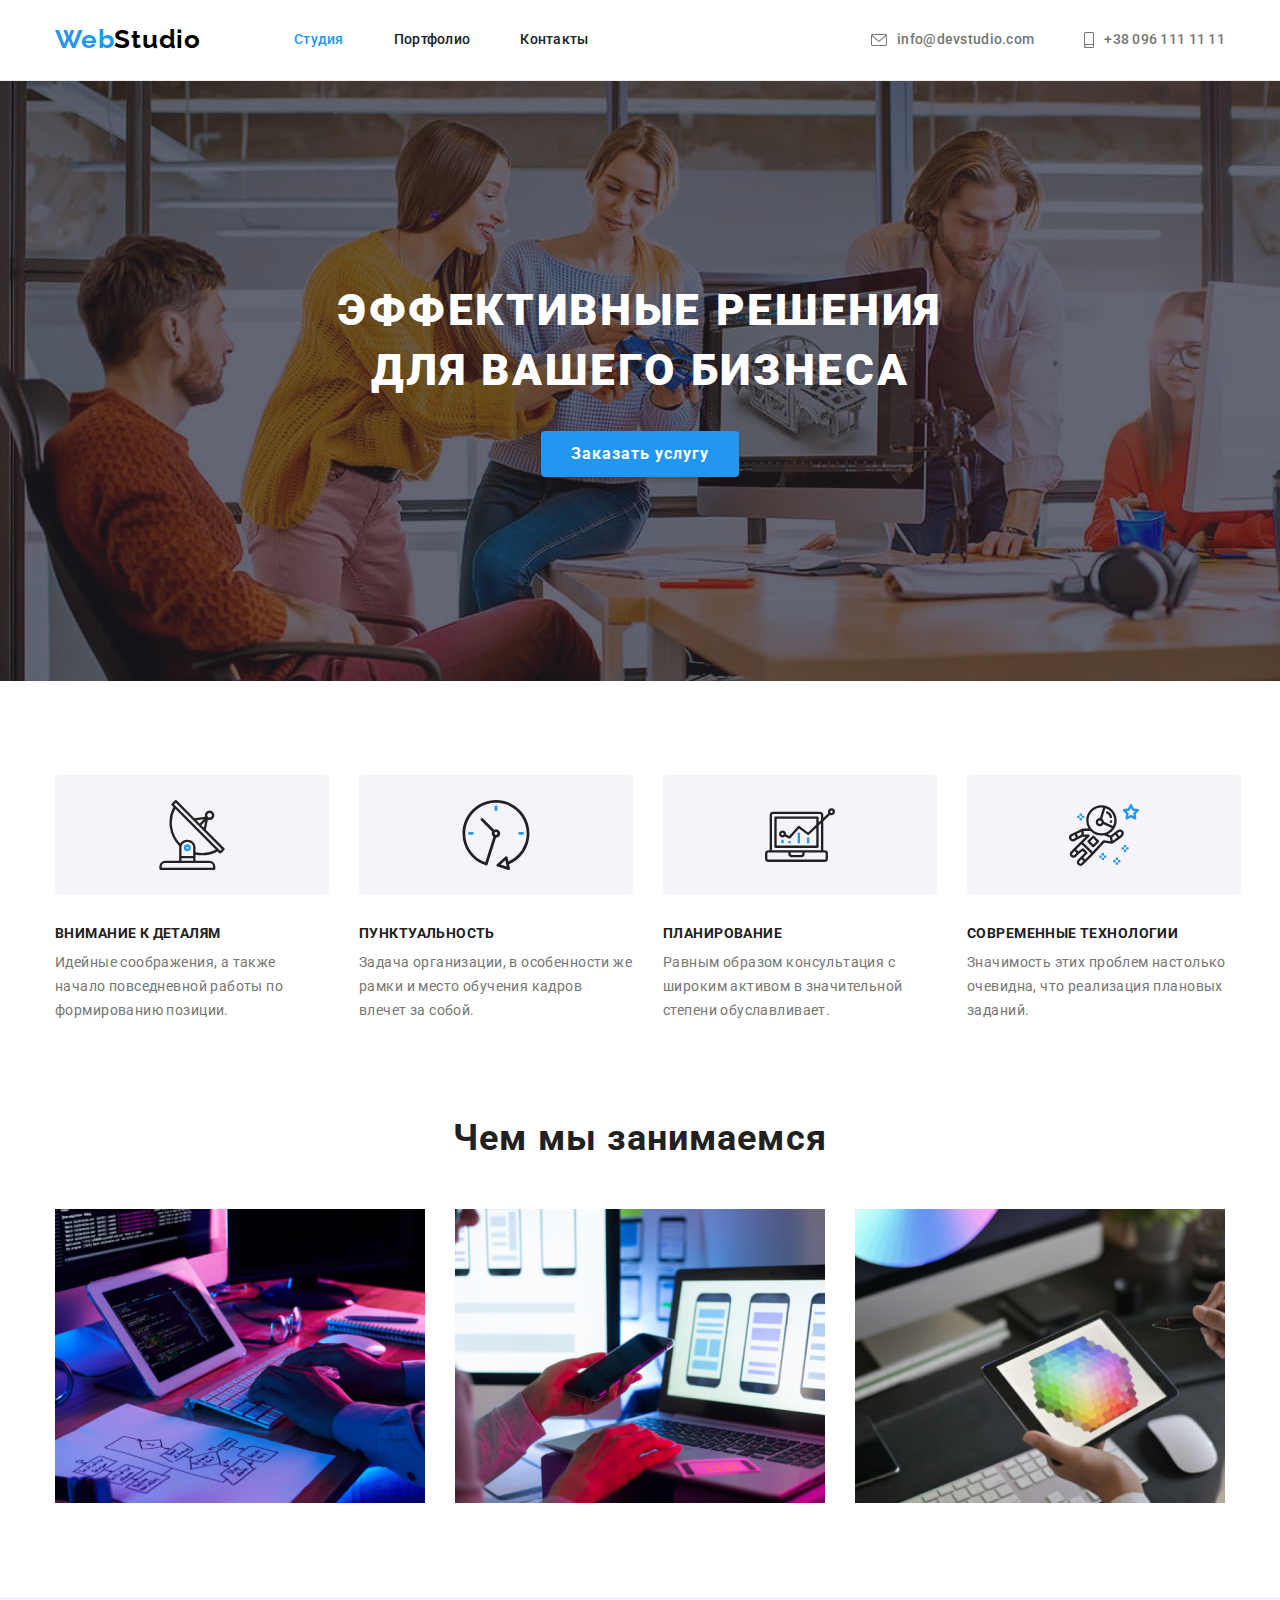
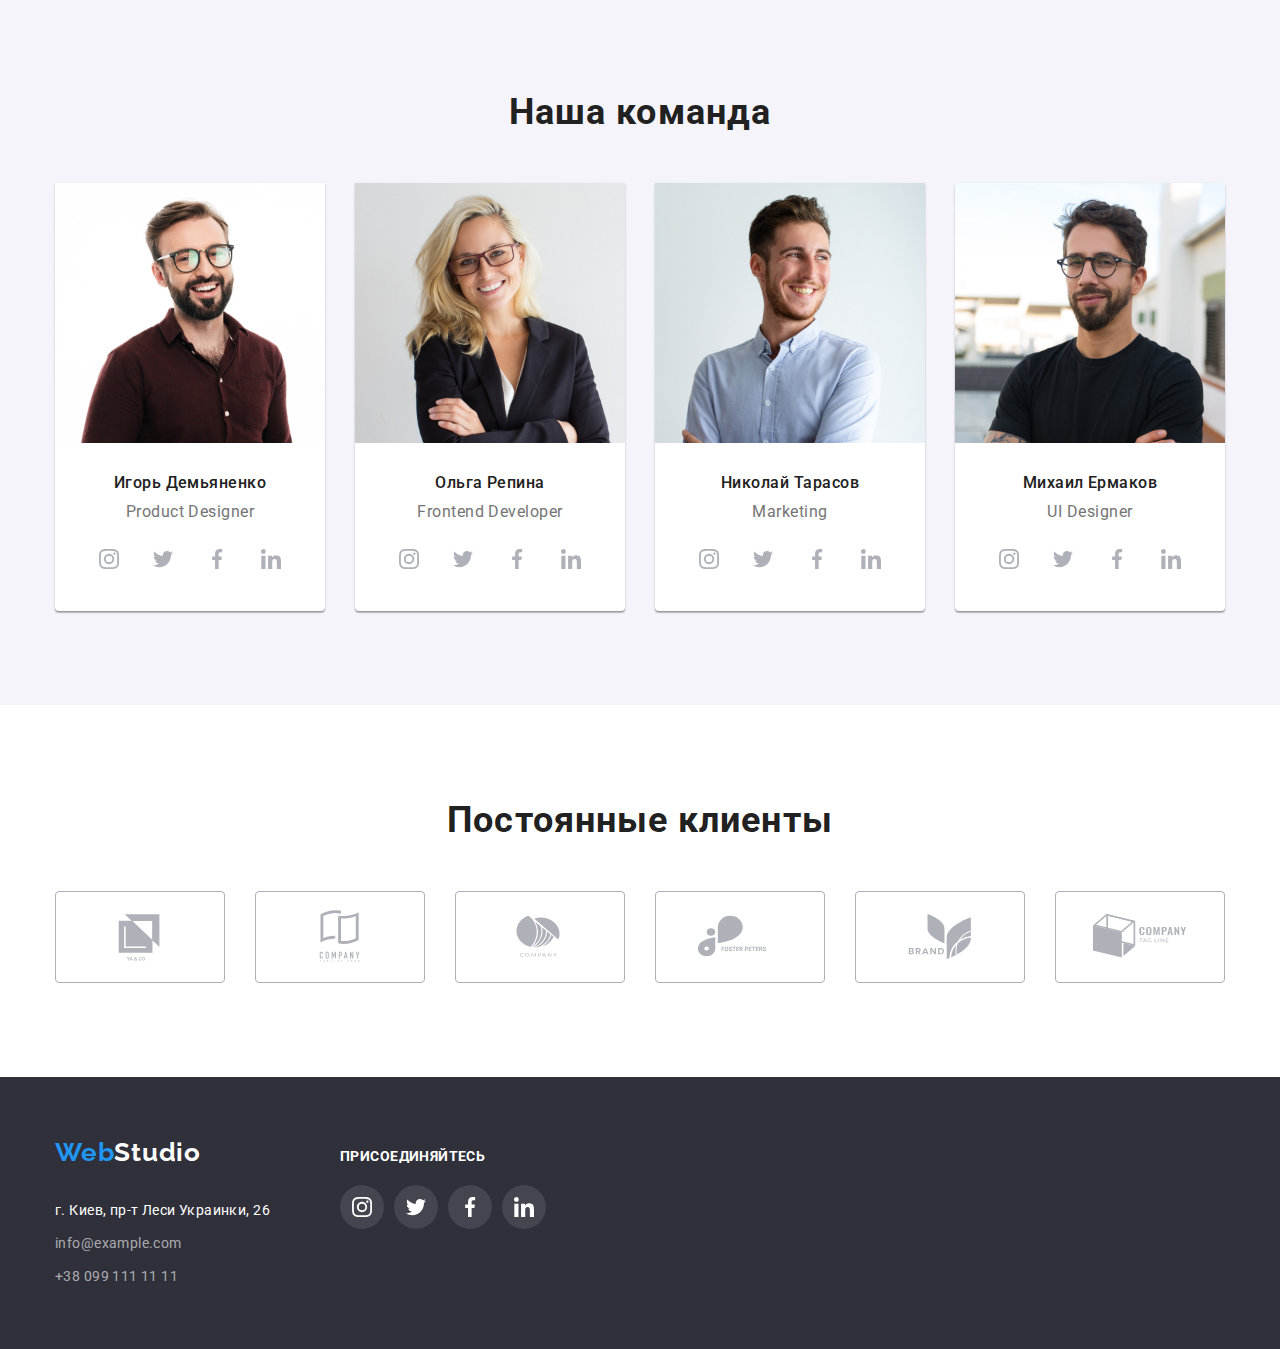
<file: index.html>
<!DOCTYPE html>
<html lang="ru">
  <head>
    <meta charset="UTF-8" />
    <meta http-equiv="X-UA-Compatible" content="IE=edge" />
    <meta name="viewport" content="width=device-width, initial-scale=1.0" />
    <title>WebStudio</title>
    <link rel="preconnect" href="https://fonts.googleapis.com" />
    <link rel="preconnect" href="https://fonts.gstatic.com" crossorigin />
    <link
      href="https://fonts.googleapis.com/css2?family=Raleway:wght@700&family=Roboto:wght@400;500;700;900&display=swap"
      rel="stylesheet"
    />
    <link
      rel="stylesheet"
      href="https://cdn.jsdelivr.net/npm/modern-normalize@1.1.0/modern-normalize.min.css"
    />
    <link rel="stylesheet" href="./CSS/styles.css" />
  </head>

  <body>
    <!-- Header -->
    <header class="header">
      <div class="container header-container">
        <nav class="nav">
          <a class="logo link" href="./index.html">Web<span class="logo-primary">Studio</span></a>
          <ul class="nav-list list">
            <li class="nav-item">
              <a class="nav-link link current" href="./index.html">Студия</a>
            </li>
            <li class="nav-item">
              <a class="nav-link link" href="./portfolio.html">Портфолио</a>
            </li>
            <li class="nav-item"><a class="nav-link link" href="">Контакты</a></li>
          </ul>
        </nav>

        <ul class="header-contact list">
          <li class="nav-contact-item">
            <a class="nav-contact link" href="mailto:info@devstudio.com">
              <svg class="icon" width="16" height="12">
                <use href="./images/icons.svg#icon-envelope"></use>
              </svg>
              info@devstudio.com</a
            >
          </li>
          <li class="nav-contact-item">
            <a class="nav-contact link" href="tel:+380961111111">
              <svg class="icon" width="10" height="16">
                <use href="./images/icons.svg#icon-smartphone"></use>
              </svg>
              +38 096 111 11 11</a
            >
          </li>
        </ul>
      </div>
    </header>

    <main>
      <!-- Hero -->
      <section class="hero hero-image">
        <div class="container">
          <h1 class="hero-title">Эффективные решения для вашего бизнеса</h1>
          <button class="hero-btn" type="button">Заказать услугу</button>
        </div>
      </section>

      <!--Особенности  -->
      <section class="advantages section">
        <div class="container">
          <h2 hidden>Особенности</h2>
          <ul class="advantages-list list">
            <li class="advantages-item">
              <div class="advantages-icon">
                <svg width="70" height="70">
                  <use href="./images/icons.svg#icon-antenna"></use>
                </svg>
              </div>
              <h3 class="advantages-title">Внимание к деталям</h3>
              <p class="advantages-text">
                Идейные соображения, а также начало повседневной работы по формированию позиции.
              </p>
            </li>
            <li class="advantages-item">
              <div class="advantages-icon">
                <svg width="70" height="70">
                  <use href="./images/icons.svg#icon-clock"></use>
                </svg>
              </div>
              <h3 class="advantages-title">Пунктуальность</h3>
              <p class="advantages-text">
                Задача организации, в особенности же рамки и место обучения кадров влечет за собой.
              </p>
            </li>
            <li class="advantages-item">
              <div class="advantages-icon">
                <svg width="70" height="70">
                  <use href="./images/icons.svg#icon-diagram"></use>
                </svg>
              </div>
              <h3 class="advantages-title">Планирование</h3>
              <p class="advantages-text">
                Равным образом консультация с широким активом в значительной степени обуславливает.
              </p>
            </li>
            <li class="advantages-item">
              <div class="advantages-icon">
                <svg width="70" height="70">
                  <use href="./images/icons.svg#icon-astronaut"></use>
                </svg>
              </div>
              <h3 class="advantages-title">Современные технологии</h3>
              <p class="advantages-text">
                Значимость этих проблем настолько очевидна, что реализация плановых заданий.
              </p>
            </li>
          </ul>
        </div>
      </section>

      <!-- Чем мы занимаемся -->
      <section class="work">
        <div class="container">
          <h2 class="work-title">Чем мы занимаемся</h2>
          <ul class="work-list list">
            <li class="work-item">
              <img
                class="no-gap"
                src="./images/computer.jpg"
                alt="Вёрстка"
                width="370"
                height="294"
              />
            </li>
            <li class="work-item">
              <img
                src="./images/smartphone.jpg"
                alt="Разработка приложений"
                width="370"
                height="294"
              />
            </li>
            <li class="work-item">
              <img src="./images/laptop.jpg" alt="Дизайн" width="370" height="294" />
            </li>
          </ul>
        </div>
      </section>

      <!-- Наша команда -->
      <section class="team section">
        <div class="container">
          <h2 class="team-title">Наша команда</h2>
          <ul class="team-list list">
            <li class="team-item">
              <img
                src="./images/our-team/igor.jpg"
                alt="Игорь Демьяненко"
                width="270"
                height="260"
              />
              <h3 class="team-member">Игорь Демьяненко</h3>
              <p class="team-position">Product Designer</p>
              <ul class="team-social-link list">
                <li class="socials-item">
                  <a class="social-link link" href="" aria-label="Instagram">
                    <svg class="social-item" width="20" height="20">
                      <use href="./images/icons.svg#icon-instagram"></use>
                    </svg>
                  </a>
                </li>
                <li class="socials-item">
                  <a class="social-link link" href="" aria-label="Twitter">
                    <svg width="20" height="20">
                      <use href="./images/icons.svg#icon-twitter"></use>
                    </svg>
                  </a>
                </li>
                <li class="socials-item">
                  <a class="social-link link" href="" aria-label="Facebook">
                    <svg width="20" height="20">
                      <use href="./images/icons.svg#icon-facebook"></use>
                    </svg>
                  </a>
                </li>
                <li class="socials-item">
                  <a class="social-link link" href="" aria-label="Linkedin">
                    <svg width="20" height="20">
                      <use href="./images/icons.svg#icon-linkedin"></use>
                    </svg>
                  </a>
                </li>
              </ul>
            </li>
            <li class="team-item">
              <img src="./images/our-team/olga.jpg" alt="Ольга Репина" width="270" height="260" />
              <h3 class="team-member">Ольга Репина</h3>
              <p class="team-position">Frontend Developer</p>
              <ul class="team-social-link list">
                <li class="socials-item">
                  <a class="social-link link" href="" aria-label="Instagram">
                    <svg class="social-item" width="20" height="20">
                      <use href="./images/icons.svg#icon-instagram"></use>
                    </svg>
                  </a>
                </li>
                <li class="socials-item">
                  <a class="social-link link" href="" aria-label="Twitter">
                    <svg width="20" height="20">
                      <use href="./images/icons.svg#icon-twitter"></use>
                    </svg>
                  </a>
                </li>
                <li class="socials-item">
                  <a class="social-link link" href="" aria-label="Facebook">
                    <svg width="20" height="20">
                      <use href="./images/icons.svg#icon-facebook"></use>
                    </svg>
                  </a>
                </li>
                <li class="socials-item">
                  <a class="social-link link" href="" aria-label="Linkedin">
                    <svg width="20" height="20">
                      <use href="./images/icons.svg#icon-linkedin"></use>
                    </svg>
                  </a>
                </li>
              </ul>
            </li>
            <li class="team-item">
              <img
                src="./images/our-team/nikolay.jpg"
                alt="Николай Тарасов"
                width="270"
                height="260"
              />
              <h3 class="team-member">Николай Тарасов</h3>
              <p class="team-position">Marketing</p>
              <ul class="team-social-link list">
                <li class="socials-item">
                  <a class="social-link link" href="" aria-label="Instagram">
                    <svg class="social-item" width="20" height="20">
                      <use href="./images/icons.svg#icon-instagram"></use>
                    </svg>
                  </a>
                </li>
                <li class="socials-item">
                  <a class="social-link link" href="" aria-label="Twitter">
                    <svg width="20" height="20">
                      <use href="./images/icons.svg#icon-twitter"></use>
                    </svg>
                  </a>
                </li>
                <li class="socials-item">
                  <a class="social-link link" href="" aria-label="Facebook">
                    <svg width="20" height="20">
                      <use href="./images/icons.svg#icon-facebook"></use>
                    </svg>
                  </a>
                </li>
                <li class="socials-item">
                  <a class="social-link link" href="" aria-label="Linkedin">
                    <svg width="20" height="20">
                      <use href="./images/icons.svg#icon-linkedin"></use>
                    </svg>
                  </a>
                </li>
              </ul>
            </li>
            <li class="team-item">
              <img
                src="./images/our-team/mihail.jpg"
                alt="Михаил Ермаков"
                width="270"
                height="260"
              />
              <h3 class="team-member">Михаил Ермаков</h3>
              <p class="team-position">UI Designer</p>
              <ul class="team-social-link list">
                <li class="socials-item">
                  <a class="social-link link" href="" aria-label="Instagram">
                    <svg class="social-item" width="20" height="20">
                      <use href="./images/icons.svg#icon-instagram"></use>
                    </svg>
                  </a>
                </li>
                <li class="socials-item">
                  <a class="social-link link" href="" aria-label="Twitter">
                    <svg width="20" height="20">
                      <use href="./images/icons.svg#icon-twitter"></use>
                    </svg>
                  </a>
                </li>
                <li class="socials-item">
                  <a class="social-link link" href="" aria-label="Facebook">
                    <svg width="20" height="20">
                      <use href="./images/icons.svg#icon-facebook"></use>
                    </svg>
                  </a>
                </li>
                <li class="socials-item">
                  <a class="social-link link" href="" aria-label="Linkedin">
                    <svg width="20" height="20">
                      <use href="./images/icons.svg#icon-linkedin"></use>
                    </svg>
                  </a>
                </li>
              </ul>
            </li>
          </ul>
        </div>
      </section>

      <!-- Постоянные клиенты -->
      <section class="section">
        <div class="container">
          <h2 class="client-title">Постоянные клиенты</h2>
          <ul class="client-list list">
            <li class="client-item">
              <a class="client-link link" href="">
                <svg width="106" height="60">
                  <use href="./images/icons.svg#icon-Logo"></use>
                </svg>
              </a>
            </li>
            <li class="client-item">
              <a class="client-link link" href="">
                <svg width="106" height="60">
                  <use href="./images/icons.svg#icon-Logo-1"></use>
                </svg>
              </a>
            </li>
            <li class="client-item">
              <a class="client-link link" href="">
                <svg width="106" height="60">
                  <use href="./images/icons.svg#icon-Logo-2"></use>
                </svg>
              </a>
            </li>
            <li class="client-item">
              <a class="client-link link" href="">
                <svg width="106" height="60">
                  <use href="./images/icons.svg#icon-Logo-3"></use>
                </svg>
              </a>
            </li>
            <li class="client-item">
              <a class="client-link link" href="">
                <svg width="106" height="60">
                  <use href="./images/icons.svg#icon-Logo-4"></use>
                </svg>
              </a>
            </li>
            <li class="client-item">
              <a class="client-link link" href="">
                <svg width="106" height="60">
                  <use href="./images/icons.svg#icon-Logo-5"></use>
                </svg>
              </a>
            </li>
          </ul>
        </div>
      </section>
    </main>

    <footer class="footer">
      <div class="container footer-container">
        <div>
          <a class="logo link" href="/index.html">Web<span class="logo-secondary">Studio</span></a>
          <address class="footer-adress">
            <ul class="footer-list list">
              <li class="footer-item">
                <a class="map-link link" href="https://goo.gl/maps/j2nnSXGD3ZRQ95yC8"
                  >г. Киев, пр-т Леси Украинки, 26</a
                >
              </li>
              <li class="footer-item">
                <a class="footer-contact link" href="mailto:info@example.com">info@example.com</a>
              </li>
              <li class="footer-item">
                <a class="footer-contact link" href="tel:+380991111111">+38 099 111 11 11</a>
              </li>
            </ul>
          </address>
        </div>

        <div>
          <h2 class="footer-title">присоединяйтесь</h2>
          <ul class="footer-social-list list">
            <li class="footer-socials-item">
              <a class="footer-social-link link" href="" aria-label="Instagram">
                <svg width="20" height="20">
                  <use href="./images/icons.svg#icon-instagram"></use>
                </svg>
              </a>
            </li>
            <li class="footer-socials-item">
              <a class="footer-social-link link" href="" aria-label="Twitter">
                <svg width="20" height="20">
                  <use href="./images/icons.svg#icon-twitter"></use>
                </svg>
              </a>
            </li>
            <li class="socials-item">
              <a class="footer-social-link link" href="" aria-label="Facebook">
                <svg width="20" height="20">
                  <use href="./images/icons.svg#icon-facebook"></use>
                </svg>
              </a>
            </li>
            <li class="socials-item">
              <a class="footer-social-link link" href="" aria-label="Linkedin">
                <svg width="20" height="20">
                  <use href="./images/icons.svg#icon-linkedin"></use>
                </svg>
              </a>
            </li>
          </ul>
        </div>
      </div>
    </footer>
  </body>
</html>
</file>
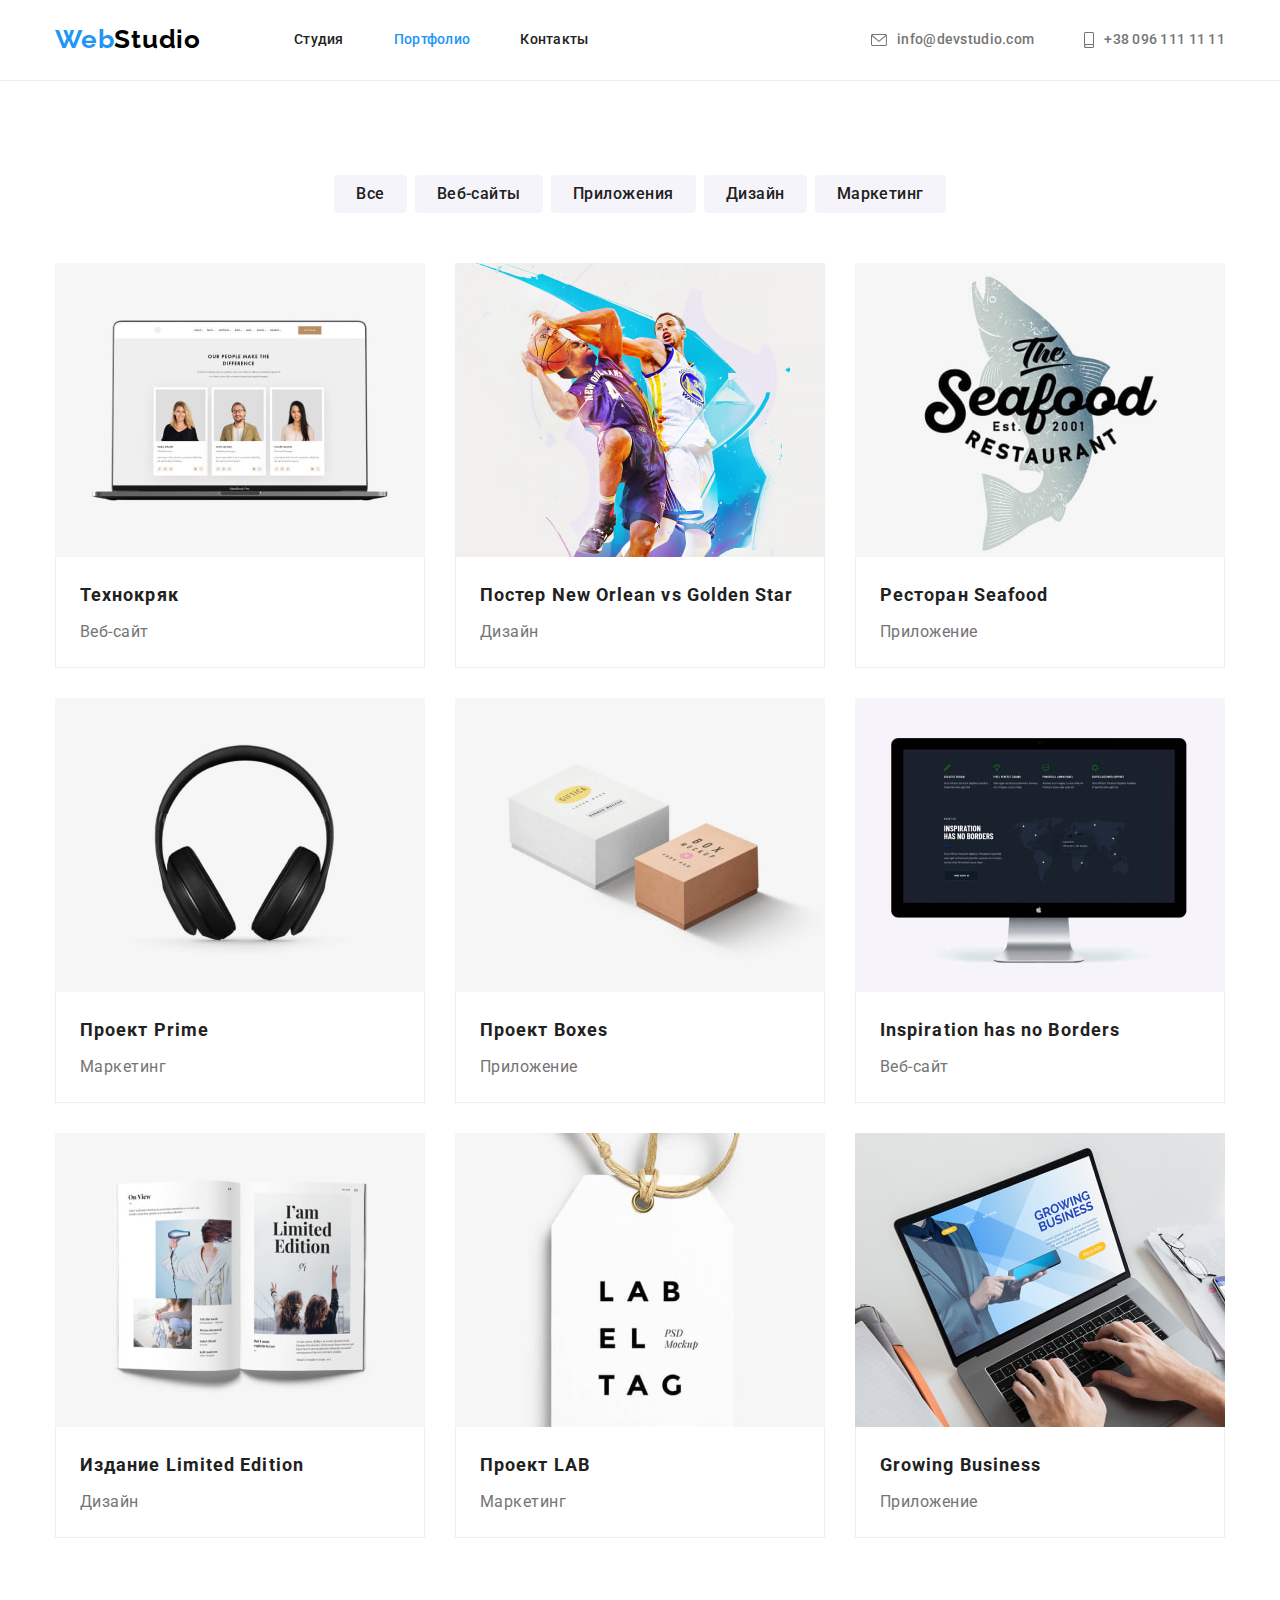
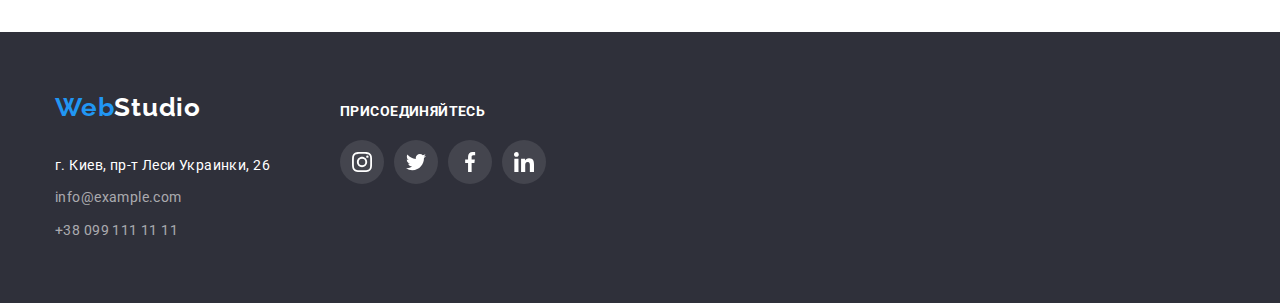
<file: portfolio.html>
<!DOCTYPE html>
<html lang="ru">
  <head>
    <meta charset="UTF-8" />
    <meta http-equiv="X-UA-Compatible" content="IE=edge" />
    <meta name="viewport" content="width=device-width, initial-scale=1.0" />
    <title>Portfolio</title>
    <link rel="preconnect" href="https://fonts.googleapis.com" />
    <link rel="preconnect" href="https://fonts.gstatic.com" crossorigin />
    <link
      href="https://fonts.googleapis.com/css2?family=Raleway:wght@700&family=Roboto:wght@400;500;700;900&display=swap"
      rel="stylesheet"
    />
    <link
      rel="stylesheet"
      href="https://cdn.jsdelivr.net/npm/modern-normalize@1.1.0/modern-normalize.min.css"
    />
    <link rel="stylesheet" href="./CSS/styles.css" />
  </head>

  <body>
    <!-- Header -->
    <header class="header">
      <div class="container header-container">
        <nav class="nav">
          <a class="logo link" href="./index.html">Web<span class="logo-primary">Studio</span></a>
          <ul class="nav-list list">
            <li class="nav-item"><a class="nav-link link" href="./index.html">Студия</a></li>
            <li class="nav-item">
              <a class="nav-link link current" href="./portfolio.html">Портфолио</a>
            </li>
            <li class="nav-item"><a class="nav-link link" href="">Контакты</a></li>
          </ul>
        </nav>

        <ul class="header-contact list">
          <li class="nav-contact-item">
            <a class="nav-contact link" href="mailto:info@devstudio.com">
              <svg class="icon" width="16" height="12">
                <use href="./images/icons.svg#icon-envelope"></use>
              </svg>
              info@devstudio.com</a
            >
          </li>
          <li class="nav-contact-item">
            <a class="nav-contact link" href="tel:+380961111111">
              <svg class="icon" width="10" height="16">
                <use href="./images/icons.svg#icon-smartphone"></use>
              </svg>
              +38 096 111 11 11</a
            >
          </li>
        </ul>
      </div>
    </header>

    <main>
      <!--  Примеры проэктов-->
      <section class="projects section">
        <div class="container">
          <h1 hidden>Наши проэкты</h1>
          <ul class="btn-list list">
            <li class="btn-item"><button class="projects-btn" type="button">Все</button></li>
            <li class="btn-item"><button class="projects-btn" type="button">Веб-сайты</button></li>
            <li class="btn-item"><button class="projects-btn" type="button">Приложения</button></li>
            <li class="btn-item"><button class="projects-btn" type="button">Дизайн</button></li>
            <li class="btn-item"><button class="projects-btn" type="button">Маркетинг</button></li>
          </ul>

          <ul class="projects-list list">
            <li class="projects-item">
              <a class="link" href="">
                <img
                  src="./images/portfolio/tehnokryk.jpg"
                  alt="Страница Вэб сайта открыта на ноутбуке"
                  width="370"
                  height="294"
                />
                <div class="projects-item-content">
                  <h2 class="projects-title">Технокряк</h2>
                  <p class="projects-text">Веб-сайт</p>
                </div>
              </a>
            </li>
            <li class="projects-item">
              <a class="link" href="">
                <img
                  src="./images/portfolio/golden-star.jpg"
                  alt="Два человека играют в баскетбол"
                  width="370"
                  height="294"
                />
                <div class="projects-item-content">
                  <h2 class="projects-title">Постер New Orlean vs Golden Star</h2>
                  <p class="projects-text">Дизайн</p>
                </div>
              </a>
            </li>
            <li class="projects-item">
              <a class="link" href="">
                <img
                  src="./images/portfolio/sea-food.jpg"
                  alt="Баннер ресторана"
                  width="370"
                  height="294"
                />
                <div class="projects-item-content">
                  <h2 class="projects-title">Ресторан Seafood</h2>
                  <p class="projects-text">Приложение</p>
                </div>
              </a>
            </li>
            <li class="projects-item">
              <a class="link" href="">
                <img src="./images/portfolio/prime.jpg" alt="Наушники" width="370" height="294" />
                <div class="projects-item-content">
                  <h2 class="projects-title">Проект Prime</h2>
                  <p class="projects-text">Маркетинг</p>
                </div>
              </a>
            </li>
            <li class="projects-item">
              <a class="link" href="">
                <img
                  src="./images/portfolio/boxes.jpg"
                  alt="Две коробки"
                  width="370"
                  height="294"
                />
                <div class="projects-item-content">
                  <h2 class="projects-title">Проект Boxes</h2>
                  <p class="projects-text">Приложение</p>
                </div>
              </a>
            </li>
            <li class="projects-item">
              <a class="link" href="">
                <img
                  src="./images/portfolio/borders.jpg"
                  alt="Изображение карты на мониторе"
                  width="370"
                  height="294"
                />
                <div class="projects-item-content">
                  <h2 class="projects-title">Inspiration has no Borders</h2>
                  <p class="projects-text">Веб-сайт</p>
                </div>
              </a>
            </li>
            <li class="projects-item">
              <a class="link" href="">
                <img
                  src="./images/portfolio/edition.jpg"
                  alt="Открытая книга"
                  width="370"
                  height="294"
                />
                <div class="projects-item-content">
                  <h2 class="projects-title">Издание Limited Edition</h2>
                  <p class="projects-text">Дизайн</p>
                </div>
              </a>
            </li>
            <li class="projects-item">
              <a class="link" href="">
                <img src="./images/portfolio/lab.jpg" alt="Ярлык" width="370" height="294" />
                <div class="projects-item-content">
                  <h2 class="projects-title">Проект LAB</h2>
                  <p class="projects-text">Маркетинг</p>
                </div>
              </a>
            </li>
            <li class="projects-item">
              <a class="link" href="">
                <img
                  src="./images/portfolio/business.jpg"
                  alt="Человек работает за ноутбуком"
                  width="370"
                  height="294"
                />
                <div class="projects-item-content">
                  <h2 class="projects-title">Growing Business</h2>
                  <p class="projects-text">Приложение</p>
                </div>
              </a>
            </li>
          </ul>
        </div>
      </section>
    </main>

    <footer class="footer">
      <div class="container footer-container">
        <div>
          <a class="logo link" href="/index.html">Web<span class="logo-secondary">Studio</span></a>
          <address class="footer-adress">
            <ul class="footer-list list">
              <li class="footer-item">
                <a class="map-link link" href="https://goo.gl/maps/j2nnSXGD3ZRQ95yC8"
                  >г. Киев, пр-т Леси Украинки, 26</a
                >
              </li>
              <li class="footer-item">
                <a class="footer-contact link" href="mailto:info@example.com">info@example.com</a>
              </li>
              <li class="footer-item">
                <a class="footer-contact link" href="tel:+380991111111">+38 099 111 11 11</a>
              </li>
            </ul>
          </address>
        </div>

        <div>
          <h2 class="footer-title">присоединяйтесь</h2>
          <ul class="footer-social-list list">
            <li class="footer-socials-item">
              <a class="footer-social-link link" href="" aria-label="Instagram">
                <svg width="20" height="20">
                  <use href="./images/icons.svg#icon-instagram"></use>
                </svg>
              </a>
            </li>
            <li class="footer-socials-item">
              <a class="footer-social-link link" href="" aria-label="Twitter">
                <svg width="20" height="20">
                  <use href="./images/icons.svg#icon-twitter"></use>
                </svg>
              </a>
            </li>
            <li class="socials-item">
              <a class="footer-social-link link" href="" aria-label="Facebook">
                <svg width="20" height="20">
                  <use href="./images/icons.svg#icon-facebook"></use>
                </svg>
              </a>
            </li>
            <li class="socials-item">
              <a class="footer-social-link link" href="" aria-label="Linkedin">
                <svg width="20" height="20">
                  <use href="./images/icons.svg#icon-linkedin"></use>
                </svg>
              </a>
            </li>
          </ul>
        </div>
      </div>
    </footer>
  </body>
</html>
</file>
<file: CSS/styles.css>
:root {
  /* Основные шрифты */
  --main-font: 'Roboto', sans-serif;
  --secondare-font: 'Raleway', sans-serif;

  /* Цвет текста */
  --main-text: #212121;
  --akcent-text: #2196f3;
  --secondary-text: #757575;

  /* Цвет фона */
  --footer-bg: #2f303a;

  /* Цвет логотипа */
  --main-logo: #2196f3;
  --primary-logo: #000000;
  --secondary-logo: #ffffff;

  /* Цвет SVG-иконок */
  --svg-color: #afb1b8;
  --svg-akcent: #2196f3;
}

body {
  font-family: var(--main-font);
  font-size: 14px;
  line-height: 1.71;
  letter-spacing: 0.03em;
  color: #212121;
  background: #ffffff;
}
h1,
h2,
h3,
h4,
p {
  margin-top: 0;
  margin-bottom: 0;
}
img {
  display: block;
  max-width: 100%;
  height: auto;
}

.list {
  padding-left: 0;
  margin-top: 0;
  margin-bottom: 0;
  list-style: none;
}
.link {
  text-decoration: none;
}

.container {
  width: 1200px;
  padding-left: 15px;
  padding-right: 15px;
  margin-left: auto;
  margin-right: auto;
}
.section {
  width: 100%;
  padding-top: 94px;
  padding-bottom: 94px;
}
/* Логотип */
.logo {
  font-family: var(--secondare-font);
  font-weight: 700;
  font-size: 26px;
  line-height: 1.19;
  letter-spacing: 0.03em;
  color: var(--main-logo);
}
.logo-primary {
  color: var(--primary-logo);
}
.logo-secondary {
  color: var(--secondary-logo);
}
/* Header */
.header {
  background-color: #ffffff;
  border-bottom: 1px solid #ececec;
}
.header-container {
  display: flex;
  align-items: center;
}
.nav {
  display: flex;
}

.nav-list {
  display: flex;
  margin-left: 93px;
}
.nav .link {
  display: block;
  padding-top: 24px;
  padding-bottom: 25px;
}
.nav-list .nav-link.current {
  color: var(--akcent-text);
}
.nav-list .link {
  display: block;
  padding-top: 32px;
  padding-bottom: 32px;
}
.nav-item:not(:last-child) {
  margin-right: 50px;
}

.nav-link {
  font-weight: 500;
  font-size: 14px;
  line-height: 1.14;
  letter-spacing: 0.02em;
  color: var(--main-text);
}
.nav-link:hover,
.nav-link:focus {
  color: var(--akcent-text);
}

/* Header-contacts */

.header-contact {
  display: flex;
  margin-left: auto;
}

.header-contact .link {
  align-items: center;
  display: flex;
  padding-top: 32px;
  padding-bottom: 32px;
}
.nav-contact-item:not(:last-child) {
  margin-right: 50px;
}

.nav-contact {
  font-weight: 500;
  font-size: 14px;
  line-height: 1.14;
  letter-spacing: 0.02em;
  color: var(--secondary-text);
}

.header-contact .link:hover,
.header-contact .link:focus {
  color: var(--akcent-text);
}

.header-contact .icon {
  margin-right: 10px;
  fill: currentColor;
}
/* Hero */
.hero {
  text-align: center;
  padding-top: 200px;
  padding-bottom: 200px;
}
.hero-image {
  max-width: 1600px;
  height: 600px;
  margin-left: auto;
  margin-right: auto;
  background-color: #c4c4c4;
  background-image: linear-gradient(to right, rgba(47, 48, 58, 0.4), rgba(47, 48, 58, 0.4)),
    url('../images/bg-hero.jpg');
  background-repeat: no-repeat;
}
.hero-title {
  margin-left: auto;
  margin-right: auto;
  max-width: 696px;
  margin-bottom: 30px;
  font-weight: 900;
  font-size: 44px;
  line-height: 1.36;
  letter-spacing: 0.06em;
  text-transform: uppercase;
  color: #ffffff;
}
.hero-btn {
  padding: 8px 30px;
  font-family: inherit;
  font-weight: 700;
  font-size: 16px;
  line-height: 1.87;
  letter-spacing: 0.06em;
  color: #ffffff;
  cursor: pointer;
  background-color: var(--akcent-text);
  box-shadow: 0px 4px 4px rgba(0, 0, 0, 0.15);
  border-radius: 4px;
  border: transparent;
}

/* Особенности */
.advantages-list {
  display: flex;
}
.advantages-title {
  margin-bottom: 10px;
  font-weight: 700;
  font-size: 14px;
  line-height: 16px;
  letter-spacing: 1.14;
  text-transform: uppercase;
  color: var(--main-text);
}
.advantages-text {
  min-width: 270px;
  font-size: 14px;
  line-height: 1.71;
  letter-spacing: 0.03em;
  color: var(--secondary-text);
}

.advantages-item:not(:last-child) {
  margin-right: 30px;
}
.advantages-item {
  display: block;
}
.advantages-icon {
  display: block;
  height: 120px;
  padding: 25px 102px;
  margin-bottom: 30px;
  background: #f5f4fa;
  border-radius: 4px;
}
/* Чем мы занимаемся */
.work {
  padding-bottom: 94px;
}
.work-title {
  font-weight: 700;
  font-size: 36px;
  line-height: 1.17;
  text-align: center;
  letter-spacing: 0.03em;

  color: var(--main-text);
}
.work-list {
  margin-top: 50px;
  display: flex;
}
.work-item {
  max-width: 370px;
}
.no-gap {
  display: block;
}
.work-item:not(:last-child) {
  margin-right: 30px;
}
/* Наша команда */
.team {
  background-color: #f5f4fa;
}
.team-title {
  margin-bottom: 50px;
  font-weight: 700;
  font-size: 36px;
  line-height: 1.17;
  text-align: center;
  letter-spacing: 0.03em;

  color: var(--main-text);
}
.team-list {
  display: flex;
  margin-top: -30px;
  margin-left: -30px;
  align-items: center;
}
.team-item {
  flex-basis: calc(100% / 4 - 30px);
  margin-top: 30px;
  margin-left: 30px;
  text-align: center;
  background-color: #ffffff;
  padding-bottom: 30px;
  box-shadow: 0px 1px 3px rgba(0, 0, 0, 0.12), 0px 1px 1px rgba(0, 0, 0, 0.14),
    0px 2px 1px rgba(0, 0, 0, 0.2);
  border-radius: 0px 0px 4px 4px;
}
.team-member {
  margin-top: 30px;
  margin-bottom: 10px;
  font-weight: 500;
  font-size: 16px;
  line-height: 1.19;
  letter-spacing: 0.03em;
  color: var(--main-text);
}
.team-position {
  margin-bottom: 16px;
  font-size: 16px;
  line-height: 1.19;
  letter-spacing: 0.03em;
  color: var(--secondary-text);
}
.team-social-link {
  display: flex;
  justify-content: center;
}
.socials-item:not(:last-child) {
  margin-right: 10px;
}
.social-link {
  display: flex;
  justify-content: center;
  align-items: center;
  width: 44px;
  height: 44px;
  border-radius: 50%;
  fill: var(--svg-color);
}
.social-link:hover,
.social-link:focus {
  fill: #ffffff;
  background-color: var(--svg-akcent);
}

/* Постоянные клиенты */

.client-title {
  margin-bottom: 50px;
  font-weight: 700;
  font-size: 36px;
  line-height: 1.17;
  text-align: center;
  letter-spacing: 0.03em;

  color: var(--main-text);
}
.client-list {
  display: flex;
}
.client-item:not(:last-child) {
  margin-right: 30px;
}
.client-link {
  display: flex;
  justify-content: center;
  align-items: center;
  width: 170px;
  height: 92px;
  border: 1px solid #afb1b8;
  box-sizing: border-box;
  border-radius: 4px;
  fill: var(--svg-color);
}
.client-link:hover,
.client-link:focus {
  fill: var(--svg-akcent);
  border-color: var(--svg-akcent);
}
/* Футер */

.footer {
  padding-top: 60px;
  padding-bottom: 60px;
  background-color: var(--footer-bg);
}
.footer-container {
  display: flex;
  align-items: baseline;
}
.map-link {
  font-style: normal;
  font-size: 14px;
  line-height: 1.71;
  letter-spacing: 0.03em;
  color: #ffffff;
}
.footer-adress {
  margin-top: 30px;
  margin-right: 70px;
}
.footer-item:not(:last-child) {
  margin-bottom: 9px;
}
.footer-contact {
  font-style: normal;
  font-size: 14px;
  line-height: 1.71;
  letter-spacing: 0.03em;
  color: rgba(255, 255, 255, 0.6);
}
.footer-contact:hover,
.footer-contact:focus {
  color: var(--akcent-text);
}
.footer-title {
  margin-bottom: 20px;
  font-weight: 700;
  font-size: 14px;
  line-height: 1.14;
  letter-spacing: 0.03em;
  text-transform: uppercase;
  color: #ffffff;
}
.footer-social-list {
  display: flex;
  justify-content: center;
}
.footer-socials-item:not(:last-child) {
  margin-right: 10px;
}
.footer-social-link {
  display: flex;
  justify-content: center;
  align-items: center;
  width: 44px;
  height: 44px;
  border-radius: 50%;
  fill: #ffffff;
  background: rgba(255, 255, 255, 0.1);
}
.footer-social-link:hover,
.footer-social-link:focus {
  background-color: var(--svg-akcent);
}

/* Страница Портфолио */
.btn-list {
  display: flex;
  margin-bottom: 50px;
  justify-content: center;
}
.btn-item:not(:last-child) {
  margin-right: 8px;
}
.projects-btn {
  padding: 6px 22px;
  font-family: var(--main-font);
  font-weight: 500;
  font-size: 16px;
  line-height: 1.62;
  text-align: center;
  letter-spacing: 0.03em;
  cursor: pointer;
  color: var(--main-text);
  background-color: #f5f4fa;
  border-radius: 4px;
  border: transparent;
}
.projects-btn:hover,
.projects-btn:focus {
  color: #ffffff;
  background-color: var(--akcent-text);
  box-shadow: 0px 3px 1px rgba(0, 0, 0, 0.1), 0px 1px 2px rgba(0, 0, 0, 0.08),
    0px 2px 2px rgba(0, 0, 0, 0.12);
  border-radius: 4px;
}
.projects-list {
  display: flex;
  flex-wrap: wrap;
  margin-left: -30px;
  margin-top: -30px;
}

.projects-item {
  flex-basis: calc(100% / 3 - 30px);
  margin-left: 30px;
  margin-top: 30px;
  background-color: #ffffff;
}
.projects-item:hover,
.projects-item:focus {
  box-shadow: 0px 1px 1px rgba(0, 0, 0, 0.12), 0px 4px 4px rgba(0, 0, 0, 0.06),
    1px 4px 6px rgba(0, 0, 0, 0.16);
}
.projects-item-content {
  padding: 20px 24px;
  border: 1px solid #eeeeee;
  border-top: none;
}
.projects-title {
  margin-bottom: 4px;

  font-weight: 700;
  font-size: 18px;
  line-height: 2;
  letter-spacing: 0.06em;
  color: var(--main-text);
}
.projects-text {
  font-size: 16px;
  line-height: 1.87;
  letter-spacing: 0.03em;
  color: #757575;
}

.projects-item:nth-child(3n) {
  margin-right: 0;
}
.projects-item:nth-last-child(-n + 3) {
  margin-bottom: 0;
}
</file>
